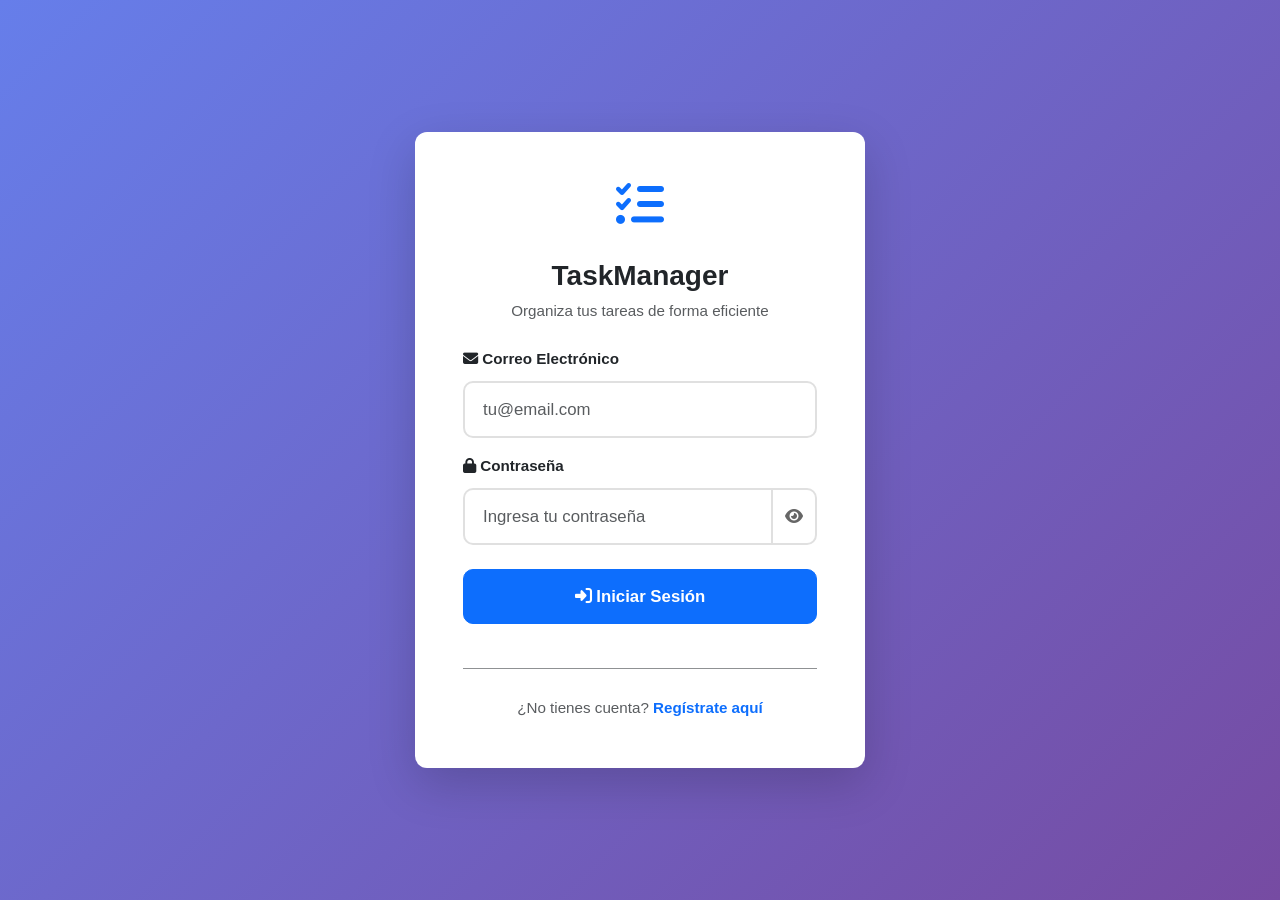
<file: index.html>
<!DOCTYPE html>
<html lang="es">
<head>
    <meta charset="UTF-8">
    <meta name="viewport" content="width=device-width, initial-scale=1.0">
    <title>TaskManager - Login & Registro</title>
    <!-- Bootstrap CSS -->
    <link href="https://cdn.jsdelivr.net/npm/bootstrap@5.3.0/dist/css/bootstrap.min.css" rel="stylesheet">
    <!-- Font Awesome -->
    <link rel="stylesheet" href="https://cdnjs.cloudflare.com/ajax/libs/font-awesome/6.4.0/css/all.min.css">
    <!-- Custom CSS -->
    <link rel="stylesheet" href="styles.css">
</head>
<body class="auth-body">
    <div class="container-fluid auth-container">
        <div class="row h-100 justify-content-center align-items-center">
            <!-- Panel Login -->
            <div class="col-md-5">
                <div class="card shadow-lg auth-card" id="loginCard">
                    <div class="card-body p-5">
                        <div class="text-center mb-4">
                            <i class="fas fa-tasks text-primary" style="font-size: 48px;"></i>
                            <h2 class="mt-3 fw-bold">TaskManager</h2>
                            <p class="text-muted">Organiza tus tareas de forma eficiente</p>
                        </div>

                        <!-- Login Form -->
                        <form id="loginForm">
                            <div class="mb-3">
                                <label for="loginEmail" class="form-label">
                                    <i class="fas fa-envelope"></i> Correo Electrónico
                                </label>
                                <input 
                                    type="email" 
                                    class="form-control form-control-lg" 
                                    id="loginEmail" 
                                    placeholder="tu@email.com"
                                    required
                                >
                            </div>

                            <div class="mb-3">
                                <label for="loginPassword" class="form-label">
                                    <i class="fas fa-lock"></i> Contraseña
                                </label>
                                <div class="input-group">
                                    <input 
                                        type="password" 
                                        class="form-control form-control-lg" 
                                        id="loginPassword" 
                                        placeholder="Ingresa tu contraseña"
                                        required
                                    >
                                    <button 
                                        class="btn btn-outline-secondary" 
                                        type="button" 
                                        id="toggleLoginPassword"
                                    >
                                        <i class="fas fa-eye"></i>
                                    </button>
                                </div>
                            </div>

                            <button type="submit" class="btn btn-primary btn-lg w-100 mb-3">
                                <i class="fas fa-sign-in-alt"></i> Iniciar Sesión
                            </button>
                        </form>

                        <hr>

                        <p class="text-center text-muted mb-0">
                            ¿No tienes cuenta? 
                            <a href="#" id="toggleToRegister" class="text-primary fw-bold">
                                Regístrate aquí
                            </a>
                        </p>
                    </div>
                </div>
            </div>

            <!-- Panel Registro -->
            <div class="col-md-5" id="registerCard" style="display: none;">
                <div class="card shadow-lg auth-card">
                    <div class="card-body p-5">
                        <div class="text-center mb-4">
                            <i class="fas fa-user-plus text-success" style="font-size: 48px;"></i>
                            <h2 class="mt-3 fw-bold">Crear Cuenta</h2>
                            <p class="text-muted">Únete a TaskManager hoy</p>
                        </div>

                        <!-- Register Form -->
                        <form id="registerForm">
                            <div class="mb-3">
                                <label for="registerName" class="form-label">
                                    <i class="fas fa-user"></i> Nombre Completo
                                </label>
                                <input 
                                    type="text" 
                                    class="form-control form-control-lg" 
                                    id="registerName" 
                                    placeholder="Tu nombre"
                                    required
                                >
                            </div>

                            <div class="mb-3">
                                <label for="registerEmail" class="form-label">
                                    <i class="fas fa-envelope"></i> Correo Electrónico
                                </label>
                                <input 
                                    type="email" 
                                    class="form-control form-control-lg" 
                                    id="registerEmail" 
                                    placeholder="tu@email.com"
                                    required
                                >
                            </div>

                            <div class="mb-3">
                                <label for="registerPassword" class="form-label">
                                    <i class="fas fa-lock"></i> Contraseña
                                </label>
                                <div class="input-group">
                                    <input 
                                        type="password" 
                                        class="form-control form-control-lg" 
                                        id="registerPassword" 
                                        placeholder="Mínimo 6 caracteres"
                                        required
                                    >
                                    <button 
                                        class="btn btn-outline-secondary" 
                                        type="button" 
                                        id="toggleRegisterPassword"
                                    >
                                        <i class="fas fa-eye"></i>
                                    </button>
                                </div>
                            </div>

                            <div class="mb-3">
                                <label for="registerConfirmPassword" class="form-label">
                                    <i class="fas fa-check-circle"></i> Confirmar Contraseña
                                </label>
                                <input 
                                    type="password" 
                                    class="form-control form-control-lg" 
                                    id="registerConfirmPassword" 
                                    placeholder="Repite tu contraseña"
                                    required
                                >
                            </div>

                            <button type="submit" class="btn btn-success btn-lg w-100 mb-3">
                                <i class="fas fa-user-check"></i> Registrarse
                            </button>
                        </form>

                        <hr>

                        <p class="text-center text-muted mb-0">
                            ¿Ya tienes cuenta? 
                            <a href="#" id="toggleToLogin" class="text-primary fw-bold">
                                Inicia sesión
                            </a>
                        </p>
                    </div>
                </div>
            </div>
        </div>
    </div>

    <!-- Toast Notifications -->
    <div class="position-fixed bottom-0 end-0 p-3" style="z-index: 11">
        <div id="toastContainer"></div>
    </div>

    <!-- Bootstrap JS -->
    <script src="https://cdn.jsdelivr.net/npm/bootstrap@5.3.0/dist/js/bootstrap.bundle.min.js"></script>
    <!-- Script -->
    <script src="script.js"></script>
</body>
</html>
</file>
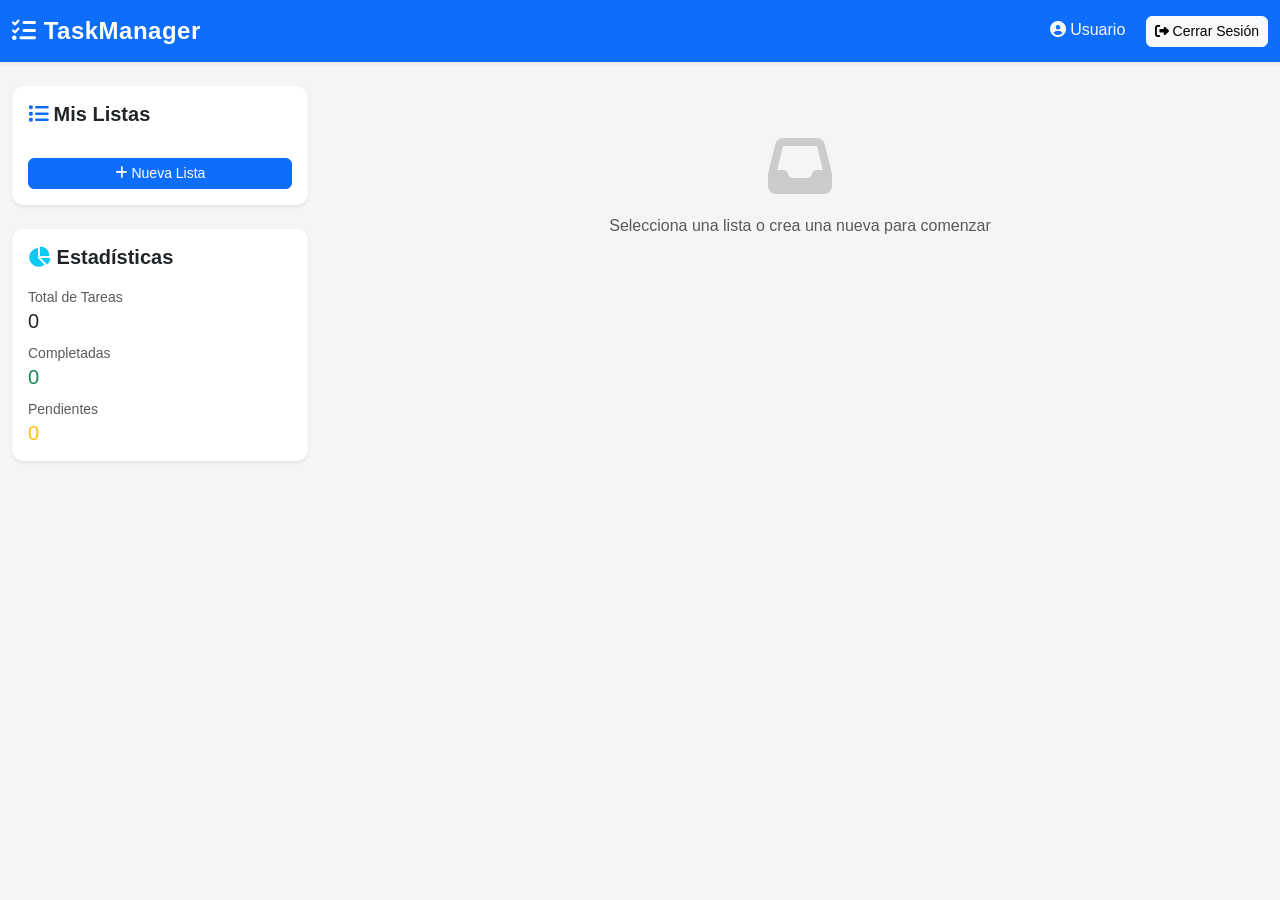
<file: dashboard.html>
<!DOCTYPE html>
<html lang="es">
<head>
    <meta charset="UTF-8">
    <meta name="viewport" content="width=device-width, initial-scale=1.0">
    <title>TaskManager - Dashboard</title>
    <!-- Bootstrap CSS -->
    <link href="https://cdn.jsdelivr.net/npm/bootstrap@5.3.0/dist/css/bootstrap.min.css" rel="stylesheet">
    <!-- Font Awesome -->
    <link rel="stylesheet" href="https://cdnjs.cloudflare.com/ajax/libs/font-awesome/6.4.0/css/all.min.css">
    <!-- Custom CSS -->
    <link rel="stylesheet" href="styles.css">
</head>
<body class="dashboard-body">
    <!-- Navbar -->
    <nav class="navbar navbar-expand-lg navbar-dark bg-primary shadow-sm">
        <div class="container-fluid">
            <a class="navbar-brand fw-bold" href="#">
                <i class="fas fa-tasks"></i> TaskManager
            </a>
            <button class="navbar-toggler" type="button" data-bs-toggle="collapse" data-bs-target="#navbarNav">
                <span class="navbar-toggler-icon"></span>
            </button>
            <div class="collapse navbar-collapse" id="navbarNav">
                <div class="ms-auto">
                    <span class="navbar-text text-light me-3">
                        <i class="fas fa-user-circle"></i> 
                        <span id="userNameDisplay">Usuario</span>
                    </span>
                    <button class="btn btn-light btn-sm" id="logoutBtn">
                        <i class="fas fa-sign-out-alt"></i> Cerrar Sesión
                    </button>
                </div>
            </div>
        </div>
    </nav>

    <!-- Main Content -->
    <div class="container-fluid py-4">
        <div class="row">
            <!-- Sidebar -->
            <div class="col-md-3">
                <div class="card shadow-sm mb-4">
                    <div class="card-body">
                        <h5 class="card-title mb-3">
                            <i class="fas fa-list text-primary"></i> Mis Listas
                        </h5>
                        <div id="listContainer" class="list-group list-group-flush">
                            <!-- Las listas se cargarán aquí -->
                        </div>
                        <button 
                            class="btn btn-primary btn-sm w-100 mt-3" 
                            data-bs-toggle="modal" 
                            data-bs-target="#newListModal"
                        >
                            <i class="fas fa-plus"></i> Nueva Lista
                        </button>
                    </div>
                </div>

                <!-- Estadísticas -->
                <div class="card shadow-sm">
                    <div class="card-body">
                        <h5 class="card-title mb-3">
                            <i class="fas fa-chart-pie text-info"></i> Estadísticas
                        </h5>
                        <div class="mb-2">
                            <small class="text-muted">Total de Tareas</small>
                            <p class="h5 mb-0" id="statTotal">0</p>
                        </div>
                        <div class="mb-2">
                            <small class="text-muted">Completadas</small>
                            <p class="h5 mb-0 text-success" id="statCompleted">0</p>
                        </div>
                        <div>
                            <small class="text-muted">Pendientes</small>
                            <p class="h5 mb-0 text-warning" id="statPending">0</p>
                        </div>
                    </div>
                </div>
            </div>

            <!-- Main Content Area -->
            <div class="col-md-9">
                <div id="emptyState" class="text-center py-5">
                    <i class="fas fa-inbox" style="font-size: 64px; color: #ccc;"></i>
                    <p class="text-muted mt-3">Selecciona una lista o crea una nueva para comenzar</p>
                </div>

                <div id="taskPanel" style="display: none;">
                    <!-- Header -->
                    <div class="d-flex justify-content-between align-items-center mb-4">
                        <div>
                            <h3 id="listTitle" class="mb-1">
                                <i class="fas fa-list-check"></i> 
                            </h3>
                            <small id="listDescription" class="text-muted"></small>
                        </div>
                        <button 
                            class="btn btn-danger btn-sm" 
                            id="deleteListBtn"
                        >
                            <i class="fas fa-trash"></i> Eliminar Lista
                        </button>
                    </div>

                    <!-- Add Task Form -->
                    <div class="card shadow-sm mb-4">
                        <div class="card-body">
                            <form id="addTaskForm">
                                <div class="row g-2">
                                    <div class="col-md-6">
                                        <input 
                                            type="text" 
                                            class="form-control" 
                                            id="taskInput" 
                                            placeholder="Nueva tarea..."
                                            required
                                        >
                                    </div>
                                    <div class="col-md-3">
                                        <select class="form-select" id="prioritySelect">
                                            <option value="low">🟢 Baja</option>
                                            <option value="medium" selected>🟡 Media</option>
                                            <option value="high">🔴 Alta</option>
                                        </select>
                                    </div>
                                    <div class="col-md-3">
                                        <button type="submit" class="btn btn-primary w-100">
                                            <i class="fas fa-plus"></i> Agregar
                                        </button>
                                    </div>
                                </div>
                            </form>
                        </div>
                    </div>

                    <!-- Filters -->
                    <div class="btn-group w-100 mb-3" role="group">
                        <input type="radio" class="btn-check" name="taskFilter" id="filterAll" value="all" checked>
                        <label class="btn btn-outline-primary" for="filterAll">
                            <i class="fas fa-list"></i> Todas
                        </label>

                        <input type="radio" class="btn-check" name="taskFilter" id="filterPending" value="pending">
                        <label class="btn btn-outline-warning" for="filterPending">
                            <i class="fas fa-clock"></i> Pendientes
                        </label>

                        <input type="radio" class="btn-check" name="taskFilter" id="filterCompleted" value="completed">
                        <label class="btn btn-outline-success" for="filterCompleted">
                            <i class="fas fa-check"></i> Completadas
                        </label>
                    </div>

                    <!-- Tasks List -->
                    <div id="tasksContainer">
                        <div class="alert alert-info" role="alert">
                            <i class="fas fa-info-circle"></i> No hay tareas en esta lista
                        </div>
                    </div>
                </div>
            </div>
        </div>
    </div>

    <!-- Modal: New List -->
    <div class="modal fade" id="newListModal" tabindex="-1">
        <div class="modal-dialog">
            <div class="modal-content">
                <div class="modal-header bg-primary text-white">
                    <h5 class="modal-title">
                        <i class="fas fa-folder-plus"></i> Nueva Lista
                    </h5>
                    <button type="button" class="btn-close btn-close-white" data-bs-dismiss="modal"></button>
                </div>
                <div class="modal-body">
                    <form id="newListForm">
                        <div class="mb-3">
                            <label for="listName" class="form-label">Nombre de la Lista</label>
                            <input 
                                type="text" 
                                class="form-control" 
                                id="listName" 
                                placeholder="Ej: Compras, Trabajo, etc."
                                required
                            >
                        </div>
                        <div class="mb-3">
                            <label for="listDesc" class="form-label">Descripción (Opcional)</label>
                            <textarea 
                                class="form-control" 
                                id="listDesc" 
                                rows="3" 
                                placeholder="Describe el propósito de esta lista..."
                            ></textarea>
                        </div>
                    </form>
                </div>
                <div class="modal-footer">
                    <button type="button" class="btn btn-secondary" data-bs-dismiss="modal">
                        Cancelar
                    </button>
                    <button type="button" class="btn btn-primary" id="createListBtn">
                        <i class="fas fa-plus"></i> Crear Lista
                    </button>
                </div>
            </div>
        </div>
    </div>

    <!-- Modal: Edit Task -->
    <div class="modal fade" id="editTaskModal" tabindex="-1">
        <div class="modal-dialog">
            <div class="modal-content">
                <div class="modal-header bg-warning">
                    <h5 class="modal-title">
                        <i class="fas fa-edit"></i> Editar Tarea
                    </h5>
                    <button type="button" class="btn-close" data-bs-dismiss="modal"></button>
                </div>
                <div class="modal-body">
                    <form id="editTaskForm">
                        <div class="mb-3">
                            <label for="editTaskInput" class="form-label">Descripción de la Tarea</label>
                            <input 
                                type="text" 
                                class="form-control" 
                                id="editTaskInput" 
                                required
                            >
                        </div>
                        <div class="mb-3">
                            <label for="editPriority" class="form-label">Prioridad</label>
                            <select class="form-select" id="editPriority">
                                <option value="low">🟢 Baja</option>
                                <option value="medium">🟡 Media</option>
                                <option value="high">🔴 Alta</option>
                            </select>
                        </div>
                    </form>
                </div>
                <div class="modal-footer">
                    <button type="button" class="btn btn-secondary" data-bs-dismiss="modal">
                        Cancelar
                    </button>
                    <button type="button" class="btn btn-warning" id="saveTaskBtn">
                        <i class="fas fa-save"></i> Guardar Cambios
                    </button>
                </div>
            </div>
        </div>
    </div>

    <!-- Toast Notifications -->
    <div class="position-fixed bottom-0 end-0 p-3" style="z-index: 11">
        <div id="toastContainer"></div>
    </div>

    <!-- Bootstrap JS -->
    <script src="https://cdn.jsdelivr.net/npm/bootstrap@5.3.0/dist/js/bootstrap.bundle.min.js"></script>
    <!-- Script -->
    <script src="script.js"></script>
</body>
</html>
</file>
<file: styles.css>
/* ===== VARIABLES GLOBALES ===== */
:root {
    --primary: #0d6efd;
    --success: #198754;
    --danger: #dc3545;
    --warning: #ffc107;
    --info: #0dcaf0;
    --light: #f8f9fa;
    --dark: #212529;
    --body-bg: #f5f5f5;
    --border-radius: 0.5rem;
}

/* ===== GENERAL ===== */
* {
    margin: 0;
    padding: 0;
    box-sizing: border-box;
}

html, body {
    height: 100%;
    font-family: 'Segoe UI', Tahoma, Geneva, Verdana, sans-serif;
}

/* ===== AUTH PAGE ===== */
.auth-body {
    background: linear-gradient(135deg, #667eea 0%, #764ba2 100%);
    min-height: 100vh;
    display: flex;
    align-items: center;
    justify-content: center;
    padding: 20px;
}

.auth-container {
    width: 100%;
    display: flex;
    align-items: center;
    justify-content: center;
}

.auth-container .row {
    width: 100%;
}

.auth-container .col-md-5 {
    display: flex;
    justify-content: center;
    align-items: center;
}

.auth-card {
    border: none;
    border-radius: 20px;
    transition: all 0.3s ease;
    width: 100%;
    max-width: 450px;
    box-shadow: 0 15px 35px rgba(0, 0, 0, 0.2);
}

.auth-card:hover {
    transform: translateY(-8px);
    box-shadow: 0 25px 50px rgba(0, 0, 0, 0.3) !important;
}

.auth-card .card-body {
    padding: 50px 40px;
}

.auth-card .form-label {
    font-weight: 600;
    color: var(--dark);
    margin-bottom: 10px;
    font-size: 0.95rem;
}

.auth-card .form-control {
    border: 2px solid #e0e0e0;
    border-radius: 10px;
    padding: 12px 16px;
    font-size: 1rem;
    transition: all 0.3s ease;
    height: auto;
}

.auth-card .form-control:focus {
    border-color: var(--primary);
    box-shadow: 0 0 0 4px rgba(13, 110, 253, 0.15);
    outline: none;
}

.auth-card .form-control-lg {
    padding: 14px 18px;
    font-size: 1.05rem;
    border-radius: 10px;
}

.auth-card .input-group .form-control {
    border-right: none;
}

.auth-card .input-group .btn {
    border: 2px solid #e0e0e0;
    border-radius: 0 10px 10px 0;
    background: white;
    color: #666;
    transition: all 0.3s ease;
}

.auth-card .input-group .btn:hover {
    background-color: var(--primary);
    color: white;
    border-color: var(--primary);
}

.auth-card .btn-primary {
    padding: 14px 18px;
    font-size: 1.05rem;
    font-weight: 600;
    border-radius: 10px;
    margin-top: 8px;
    height: auto;
}

.auth-card .btn-success {
    padding: 14px 18px;
    font-size: 1.05rem;
    font-weight: 600;
    border-radius: 10px;
    margin-top: 8px;
    height: auto;
}

.auth-card .mb-3 {
    margin-bottom: 20px;
}

.auth-card .text-center {
    margin-bottom: 30px;
}

.auth-card .text-center i {
    font-size: 56px;
    margin-bottom: 15px;
}

.auth-card .text-center h2 {
    font-size: 28px;
    font-weight: 700;
    margin-bottom: 8px;
}

.auth-card .text-center p {
    font-size: 0.95rem;
    color: #999;
}

.auth-card hr {
    margin: 28px 0;
    opacity: 0.5;
}

.auth-card .text-muted {
    font-size: 0.95rem;
}

.auth-card a {
    text-decoration: none;
    transition: all 0.2s ease;
}

.auth-card a:hover {
    text-decoration: underline;
}

/* ===== DASHBOARD PAGE ===== */
.dashboard-body {
    background-color: var(--body-bg);
    min-height: 100vh;
}

.navbar {
    box-shadow: 0 2px 8px rgba(0, 0, 0, 0.1);
}

.navbar-brand {
    font-size: 1.5rem;
    letter-spacing: 0.5px;
    font-weight: 700;
}

/* ===== CARDS ===== */
.card {
    border: none;
    border-radius: 12px;
    transition: all 0.3s ease;
}

.card:hover {
    box-shadow: 0 10px 25px rgba(0, 0, 0, 0.1) !important;
}

.card-title {
    color: var(--dark);
    font-weight: 600;
}

/* ===== LIST GROUP ===== */
.list-group-item {
    border: none;
    border-bottom: 1px solid #e0e0e0;
    padding: 12px;
    cursor: pointer;
    transition: all 0.2s ease;
    border-radius: 8px;
    margin-bottom: 8px;
}

.list-group-item:hover {
    background-color: #f0f0f0;
    transform: translateX(5px);
}

.list-group-item.active {
    background-color: var(--primary);
    border-color: var(--primary);
    color: white;
    box-shadow: 0 4px 12px rgba(13, 110, 253, 0.3);
}

.list-group-item.active h6,
.list-group-item.active small {
    color: white;
}

/* ===== TASK ITEMS ===== */
.task-item {
    display: flex;
    align-items: center;
    gap: 12px;
    padding: 15px;
    background: white;
    border-radius: 10px;
    margin-bottom: 12px;
    border-left: 4px solid var(--primary);
    transition: all 0.2s ease;
    box-shadow: 0 2px 4px rgba(0, 0, 0, 0.05);
}

.task-item:hover {
    box-shadow: 0 6px 12px rgba(0, 0, 0, 0.1);
    transform: translateX(5px);
}

.task-item.completed {
    opacity: 0.7;
    border-left-color: var(--success);
}

.task-item.completed .task-text {
    text-decoration: line-through;
    color: #999;
}

.task-item.priority-high {
    border-left-color: var(--danger);
}

.task-item.priority-medium {
    border-left-color: var(--warning);
}

.task-item.priority-low {
    border-left-color: var(--success);
}

.task-checkbox {
    width: 24px;
    height: 24px;
    cursor: pointer;
    accent-color: var(--success);
    flex-shrink: 0;
}

.task-text {
    flex: 1;
    font-size: 1rem;
    color: var(--dark);
    word-break: break-word;
}

.task-priority {
    padding: 4px 12px;
    border-radius: 20px;
    font-size: 0.85rem;
    font-weight: 600;
    flex-shrink: 0;
}

.task-priority.high {
    background-color: #ffe5e5;
    color: var(--danger);
}

.task-priority.medium {
    background-color: #fff3cd;
    color: #856404;
}

.task-priority.low {
    background-color: #d4edda;
    color: #155724;
}

.task-actions {
    display: flex;
    gap: 8px;
    flex-shrink: 0;
}

.task-actions .btn-sm {
    padding: 6px 12px;
    font-size: 0.85rem;
    border-radius: 6px;
}

/* ===== BUTTONS ===== */
.btn-primary {
    background-color: var(--primary);
    border-color: var(--primary);
    transition: all 0.2s ease;
}

.btn-primary:hover {
    background-color: #0b5ed7;
    transform: translateY(-2px);
    box-shadow: 0 6px 12px rgba(13, 110, 253, 0.3);
}

.btn-sm {
    border-radius: 6px;
}

.btn-group .btn {
    border-radius: 0;
}

.btn-group .btn:first-child {
    border-radius: 6px 0 0 6px;
}

.btn-group .btn:last-child {
    border-radius: 0 6px 6px 0;
}

/* ===== FORMS ===== */
.form-control,
.form-select {
    border: 1px solid #e0e0e0;
    border-radius: 8px;
    transition: all 0.3s ease;
}

.form-control:focus,
.form-select:focus {
    border-color: var(--primary);
    box-shadow: 0 0 0 3px rgba(13, 110, 253, 0.1);
}

/* ===== TOAST ===== */
.toast {
    border: none;
    border-radius: 12px;
    box-shadow: 0 8px 16px rgba(0, 0, 0, 0.15);
}

.toast-header {
    border: none;
    background: white;
    border-radius: 12px 12px 0 0;
}

.toast-body {
    padding: 1rem;
}

.toast.bg-success {
    background-color: var(--success) !important;
    color: white;
}

.toast.bg-danger {
    background-color: var(--danger) !important;
    color: white;
}

.toast.bg-warning {
    background-color: var(--warning) !important;
    color: #333;
}

.toast.bg-info {
    background-color: var(--info) !important;
    color: white;
}

/* ===== MODAL ===== */
.modal-header {
    border-radius: 12px 12px 0 0;
    border: none;
}

.modal-content {
    border: none;
    border-radius: 12px;
    box-shadow: 0 10px 40px rgba(0, 0, 0, 0.2);
}

.modal-body {
    padding: 30px;
}

.modal-footer {
    border: none;
    padding: 20px 30px;
    background: #f8f9fa;
    border-radius: 0 0 12px 12px;
}

/* ===== ANIMATIONS ===== */
@keyframes slideIn {
    from {
        opacity: 0;
        transform: translateX(-20px);
    }
    to {
        opacity: 1;
        transform: translateX(0);
    }
}

.task-item {
    animation: slideIn 0.3s ease-out;
}

/* ===== RESPONSIVE ===== */
@media (max-width: 992px) {
    .auth-card .card-body {
        padding: 40px 30px;
    }

    .auth-card .text-center i {
        font-size: 48px;
    }

    .auth-card .text-center h2 {
        font-size: 24px;
    }
}

@media (max-width: 768px) {
    .auth-body {
        padding: 15px;
    }

    .auth-card {
        max-width: 100%;
    }

    .auth-card .card-body {
        padding: 35px 25px;
    }

    .auth-card .text-center i {
        font-size: 40px;
    }

    .auth-card .text-center h2 {
        font-size: 22px;
    }

    .auth-card .form-control,
    .auth-card .btn {
        font-size: 16px;
        padding: 12px 14px;
    }

    .card-body {
        padding: 1.25rem;
    }

    .task-item {
        flex-wrap: wrap;
    }

    .task-actions {
        width: 100%;
        justify-content: flex-end;
        margin-top: 10px;
    }

    .navbar-text {
        display: none;
    }

    .modal-body,
    .modal-footer {
        padding: 20px;
    }
}

@media (max-width: 576px) {
    .auth-card .card-body {
        padding: 30px 20px;
    }

    .auth-card .text-center i {
        font-size: 36px;
    }

    .auth-card .text-center h2 {
        font-size: 20px;
    }

    .auth-card .mb-3 {
        margin-bottom: 16px;
    }

    .auth-card hr {
        margin: 20px 0;
    }
}
</file>
